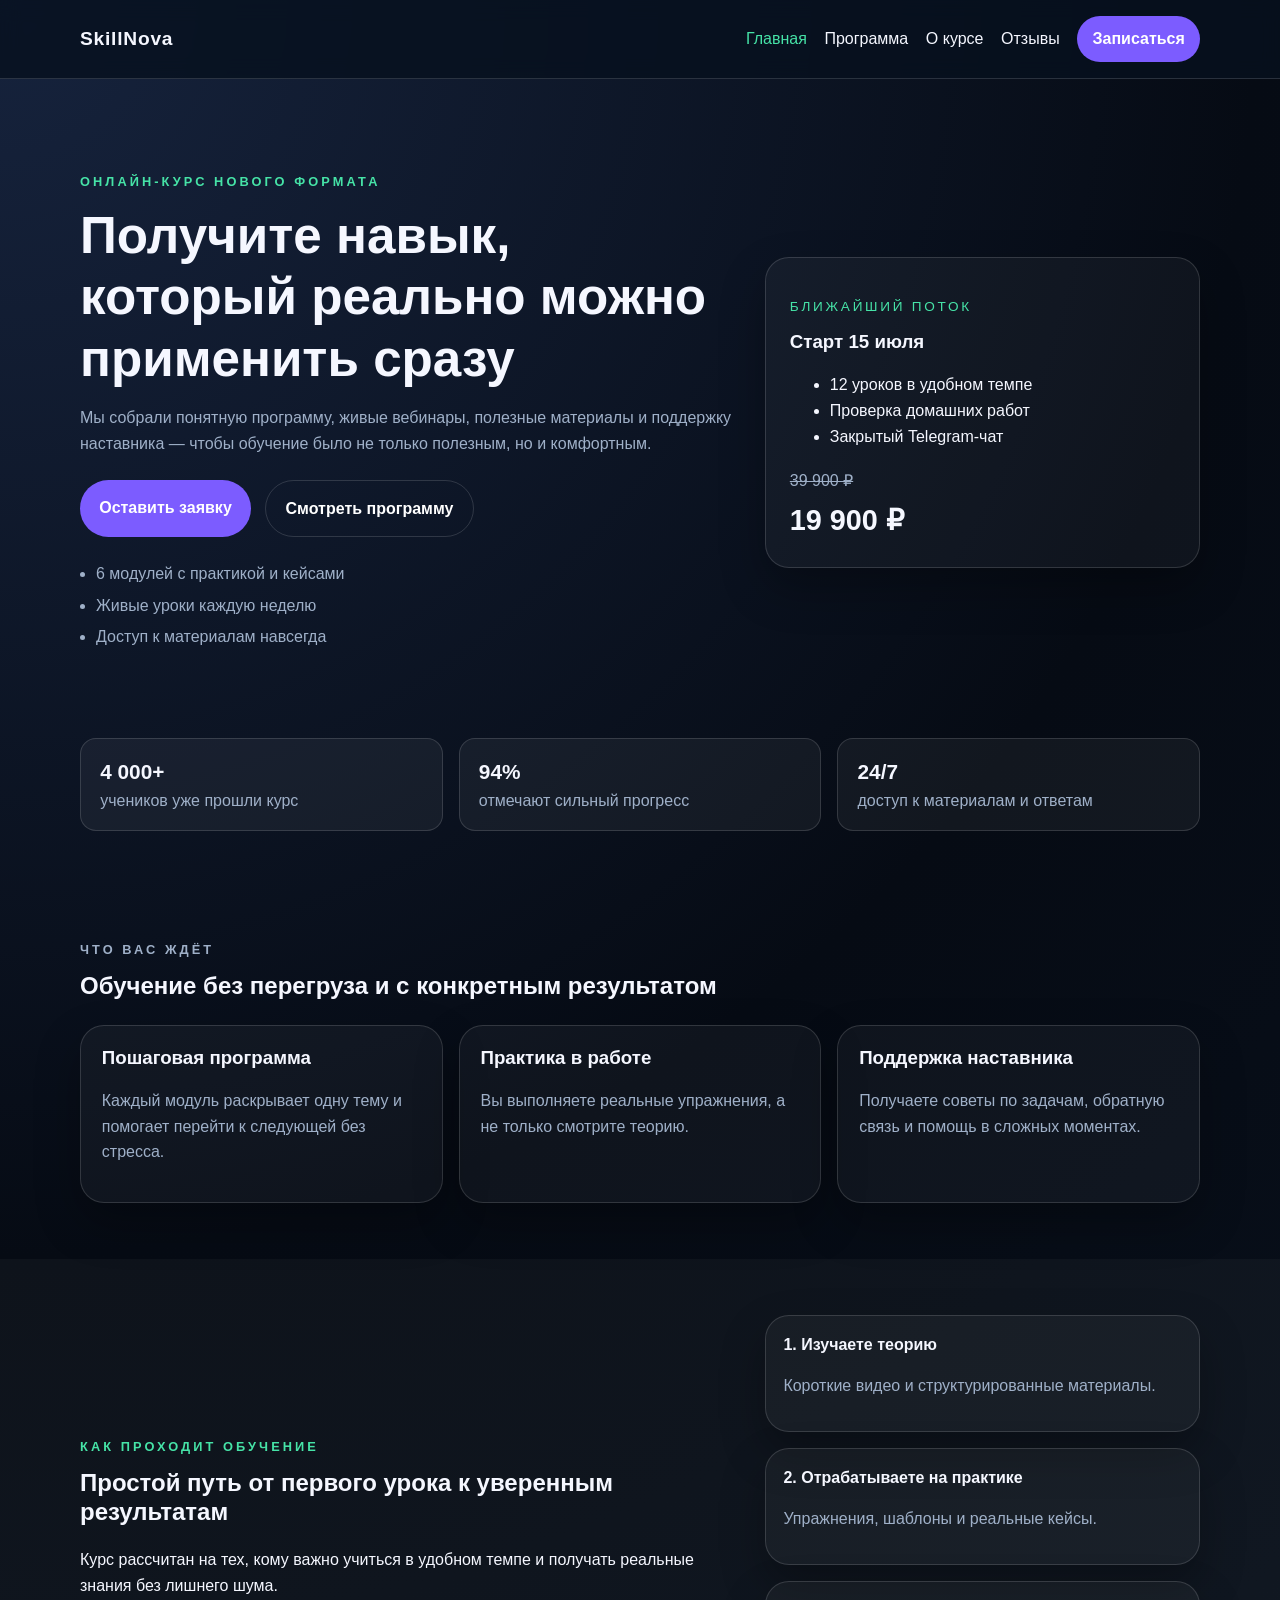
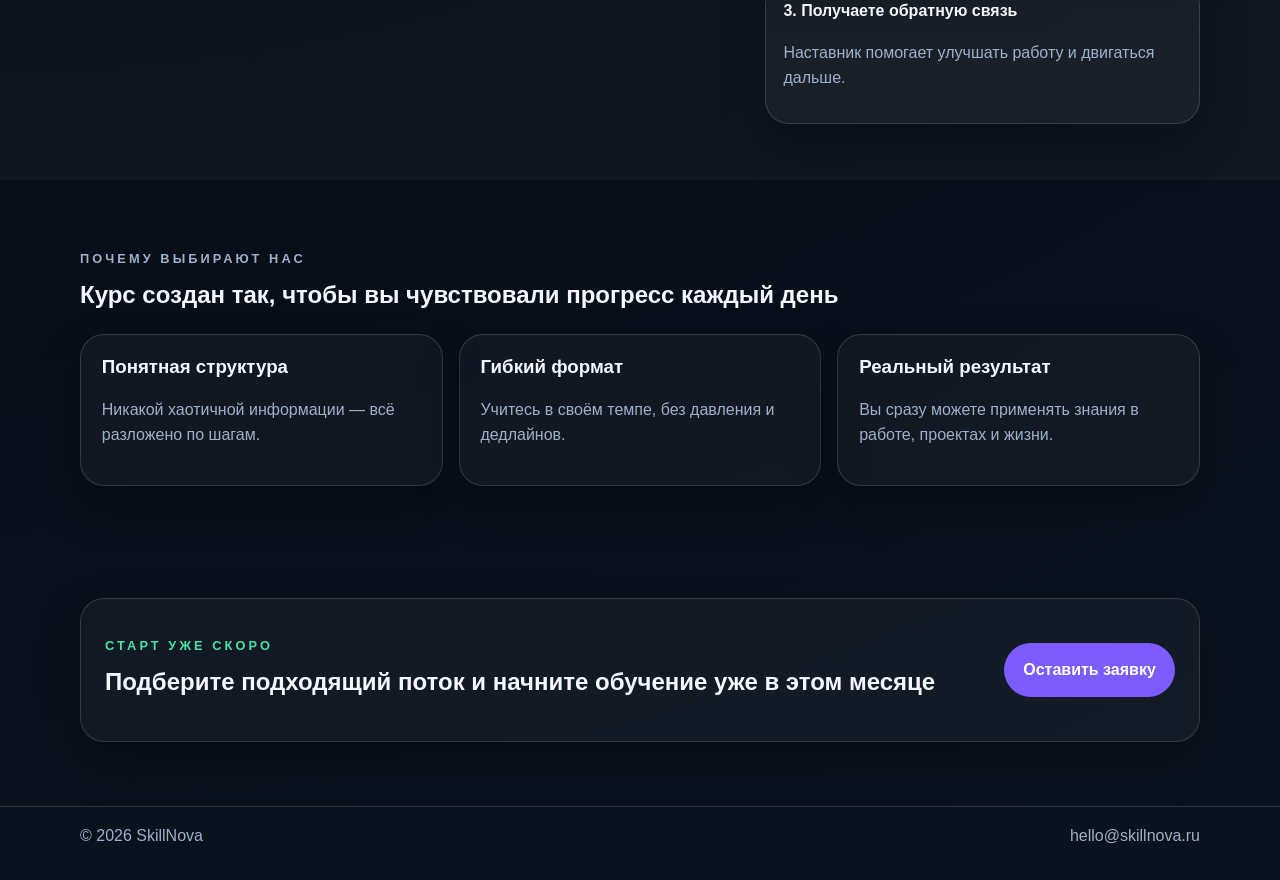
<file: index.html>
<!DOCTYPE html>
<html lang="ru">
  <head>
    <meta charset="UTF-8" />
    <meta name="viewport" content="width=device-width, initial-scale=1.0" />
    <title>SkillNova — онлайн-курс для роста</title>
    <meta
      name="description"
      content="Полноценный онлайн-курс с понятной структурой, практикой, поддержкой наставника и результатом уже в первые недели."
    />
    <link rel="stylesheet" href="styles.css" />
  </head>
  <body>
    <header class="header">
      <div class="container nav-bar">
        <a class="logo" href="index.html">SkillNova</a>
        <button class="menu-toggle" aria-label="Открыть меню">
          <span></span>
          <span></span>
          <span></span>
        </button>
        <nav class="nav-links">
          <a href="index.html" class="active">Главная</a>
          <a href="program.html">Программа</a>
          <a href="about.html">О курсе</a>
          <a href="reviews.html">Отзывы</a>
          <a href="enroll.html" class="btn btn-small">Записаться</a>
        </nav>
      </div>
    </header>

    <main>
      <section class="hero">
        <div class="container hero-grid">
          <div class="hero-content">
            <p class="eyebrow">Онлайн-курс нового формата</p>
            <h1>Получите навык, который реально можно применить сразу</h1>
            <p class="hero-text">
              Мы собрали понятную программу, живые вебинары, полезные материалы и
              поддержку наставника — чтобы обучение было не только полезным, но и
              комфортным.
            </p>
            <div class="hero-actions">
              <a href="enroll.html" class="btn">Оставить заявку</a>
              <a href="program.html" class="btn btn-secondary">Смотреть программу</a>
            </div>
            <ul class="hero-list">
              <li>6 модулей с практикой и кейсами</li>
              <li>Живые уроки каждую неделю</li>
              <li>Доступ к материалам навсегда</li>
            </ul>
          </div>
          <div class="hero-panel">
            <p class="panel-label">Ближайший поток</p>
            <h3>Старт 15 июля</h3>
            <ul>
              <li>12 уроков в удобном темпе</li>
              <li>Проверка домашних работ</li>
              <li>Закрытый Telegram-чат</li>
            </ul>
            <div class="price-block">
              <span class="old-price">39 900 ₽</span>
              <span class="new-price">19 900 ₽</span>
            </div>
          </div>
        </div>
      </section>

      <section class="stats">
        <div class="container stats-grid">
          <div>
            <strong>4 000+</strong>
            <span>учеников уже прошли курс</span>
          </div>
          <div>
            <strong>94%</strong>
            <span>отмечают сильный прогресс</span>
          </div>
          <div>
            <strong>24/7</strong>
            <span>доступ к материалам и ответам</span>
          </div>
        </div>
      </section>

      <section class="section">
        <div class="container">
          <div class="section-heading">
            <p class="eyebrow">Что вас ждёт</p>
            <h2>Обучение без перегруза и с конкретным результатом</h2>
          </div>
          <div class="cards-grid">
            <article class="info-card">
              <h3>Пошаговая программа</h3>
              <p>Каждый модуль раскрывает одну тему и помогает перейти к следующей без стресса.</p>
            </article>
            <article class="info-card">
              <h3>Практика в работе</h3>
              <p>Вы выполняете реальные упражнения, а не только смотрите теорию.</p>
            </article>
            <article class="info-card">
              <h3>Поддержка наставника</h3>
              <p>Получаете советы по задачам, обратную связь и помощь в сложных моментах.</p>
            </article>
          </div>
        </div>
      </section>

      <section class="section alt-section">
        <div class="container split-grid">
          <div>
            <p class="eyebrow">Как проходит обучение</p>
            <h2>Простой путь от первого урока к уверенным результатам</h2>
            <p>
              Курс рассчитан на тех, кому важно учиться в удобном темпе и получать
              реальные знания без лишнего шума.
            </p>
          </div>
          <div class="timeline">
            <div class="timeline-item">
              <strong>1. Изучаете теорию</strong>
              <p>Короткие видео и структурированные материалы.</p>
            </div>
            <div class="timeline-item">
              <strong>2. Отрабатываете на практике</strong>
              <p>Упражнения, шаблоны и реальные кейсы.</p>
            </div>
            <div class="timeline-item">
              <strong>3. Получаете обратную связь</strong>
              <p>Наставник помогает улучшать работу и двигаться дальше.</p>
            </div>
          </div>
        </div>
      </section>

      <section class="section">
        <div class="container">
          <div class="section-heading">
            <p class="eyebrow">Почему выбирают нас</p>
            <h2>Курс создан так, чтобы вы чувствовали прогресс каждый день</h2>
          </div>
          <div class="feature-grid">
            <article class="feature-card">
              <h3>Понятная структура</h3>
              <p>Никакой хаотичной информации — всё разложено по шагам.</p>
            </article>
            <article class="feature-card">
              <h3>Гибкий формат</h3>
              <p>Учитесь в своём темпе, без давления и дедлайнов.</p>
            </article>
            <article class="feature-card">
              <h3>Реальный результат</h3>
              <p>Вы сразу можете применять знания в работе, проектах и жизни.</p>
            </article>
          </div>
        </div>
      </section>

      <section class="section cta-section">
        <div class="container cta-box">
          <div>
            <p class="eyebrow">Старт уже скоро</p>
            <h2>Подберите подходящий поток и начните обучение уже в этом месяце</h2>
          </div>
          <a href="enroll.html" class="btn">Оставить заявку</a>
        </div>
      </section>
    </main>

    <footer class="footer">
      <div class="container footer-row">
        <span>© <span id="year"></span> SkillNova</span>
        <a href="mailto:hello@skillnova.ru">hello@skillnova.ru</a>
      </div>
    </footer>

    <script src="script.js"></script>
  </body>
</html>
</file>
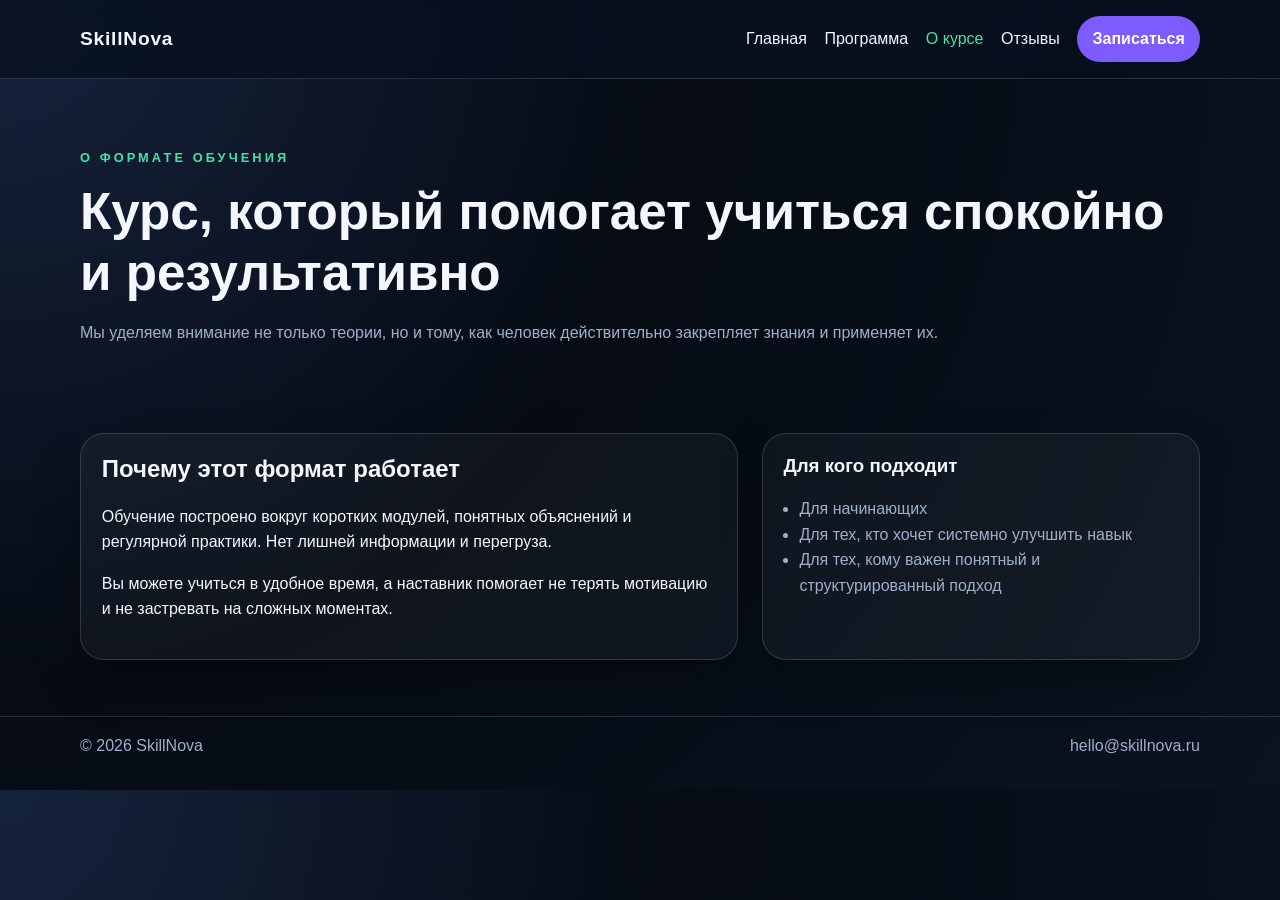
<file: about.html>
<!DOCTYPE html>
<html lang="ru">
  <head>
    <meta charset="UTF-8" />
    <meta name="viewport" content="width=device-width, initial-scale=1.0" />
    <title>О курсе — SkillNova</title>
    <link rel="stylesheet" href="styles.css" />
  </head>
  <body>
    <header class="header">
      <div class="container nav-bar">
        <a class="logo" href="index.html">SkillNova</a>
        <button class="menu-toggle" aria-label="Открыть меню">
          <span></span>
          <span></span>
          <span></span>
        </button>
        <nav class="nav-links">
          <a href="index.html">Главная</a>
          <a href="program.html">Программа</a>
          <a href="about.html" class="active">О курсе</a>
          <a href="reviews.html">Отзывы</a>
          <a href="enroll.html" class="btn btn-small">Записаться</a>
        </nav>
      </div>
    </header>

    <main>
      <section class="page-header">
        <div class="container">
          <p class="eyebrow">О формате обучения</p>
          <h1>Курс, который помогает учиться спокойно и результативно</h1>
          <p class="hero-text">Мы уделяем внимание не только теории, но и тому, как человек действительно закрепляет знания и применяет их.</p>
        </div>
      </section>

      <section class="section">
        <div class="container page-grid">
          <div class="page-card">
            <h2>Почему этот формат работает</h2>
            <p>Обучение построено вокруг коротких модулей, понятных объяснений и регулярной практики. Нет лишней информации и перегруза.</p>
            <p>Вы можете учиться в удобное время, а наставник помогает не терять мотивацию и не застревать на сложных моментах.</p>
          </div>
          <div class="list-card">
            <h3>Для кого подходит</h3>
            <ul>
              <li>Для начинающих</li>
              <li>Для тех, кто хочет системно улучшить навык</li>
              <li>Для тех, кому важен понятный и структурированный подход</li>
            </ul>
          </div>
        </div>
      </section>
    </main>

    <footer class="footer">
      <div class="container footer-row">
        <span>© <span id="year"></span> SkillNova</span>
        <a href="mailto:hello@skillnova.ru">hello@skillnova.ru</a>
      </div>
    </footer>

    <script src="script.js"></script>
  </body>
</html>
</file>
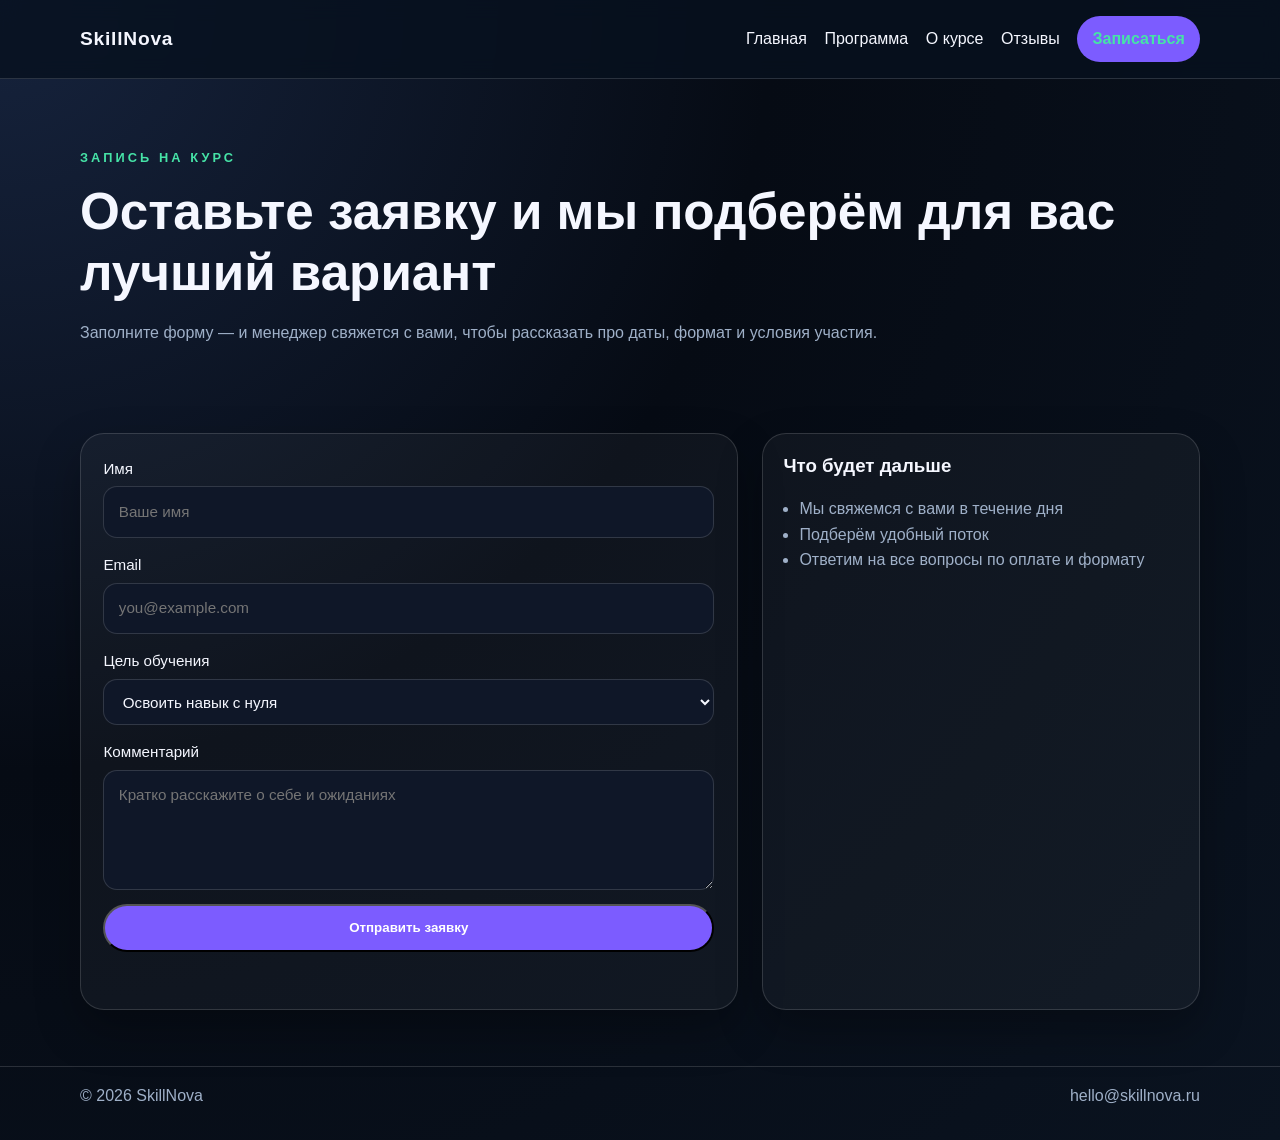
<file: enroll.html>
<!DOCTYPE html>
<html lang="ru">
  <head>
    <meta charset="UTF-8" />
    <meta name="viewport" content="width=device-width, initial-scale=1.0" />
    <title>Запись на курс — SkillNova</title>
    <link rel="stylesheet" href="styles.css" />
  </head>
  <body>
    <header class="header">
      <div class="container nav-bar">
        <a class="logo" href="index.html">SkillNova</a>
        <button class="menu-toggle" aria-label="Открыть меню">
          <span></span>
          <span></span>
          <span></span>
        </button>
        <nav class="nav-links">
          <a href="index.html">Главная</a>
          <a href="program.html">Программа</a>
          <a href="about.html">О курсе</a>
          <a href="reviews.html">Отзывы</a>
          <a href="enroll.html" class="active btn btn-small">Записаться</a>
        </nav>
      </div>
    </header>

    <main>
      <section class="page-header">
        <div class="container">
          <p class="eyebrow">Запись на курс</p>
          <h1>Оставьте заявку и мы подберём для вас лучший вариант</h1>
          <p class="hero-text">Заполните форму — и менеджер свяжется с вами, чтобы рассказать про даты, формат и условия участия.</p>
        </div>
      </section>

      <section class="section">
        <div class="container page-grid">
          <div class="form-card">
            <form class="application-form">
              <label>
                Имя
                <input type="text" name="name" placeholder="Ваше имя" required />
              </label>
              <label>
                Email
                <input type="email" name="email" placeholder="you@example.com" required />
              </label>
              <label>
                Цель обучения
                <select name="goal">
                  <option>Освоить навык с нуля</option>
                  <option>Улучшить текущие знания</option>
                  <option>Применить навык в работе</option>
                </select>
              </label>
              <label>
                Комментарий
                <textarea name="comment" placeholder="Кратко расскажите о себе и ожиданиях"></textarea>
              </label>
              <button class="btn" type="submit">Отправить заявку</button>
              <div class="form-message"></div>
            </form>
          </div>
          <div class="list-card">
            <h3>Что будет дальше</h3>
            <ul>
              <li>Мы свяжемся с вами в течение дня</li>
              <li>Подберём удобный поток</li>
              <li>Ответим на все вопросы по оплате и формату</li>
            </ul>
          </div>
        </div>
      </section>
    </main>

    <footer class="footer">
      <div class="container footer-row">
        <span>© <span id="year"></span> SkillNova</span>
        <a href="mailto:hello@skillnova.ru">hello@skillnova.ru</a>
      </div>
    </footer>

    <script src="script.js"></script>
  </body>
</html>
</file>
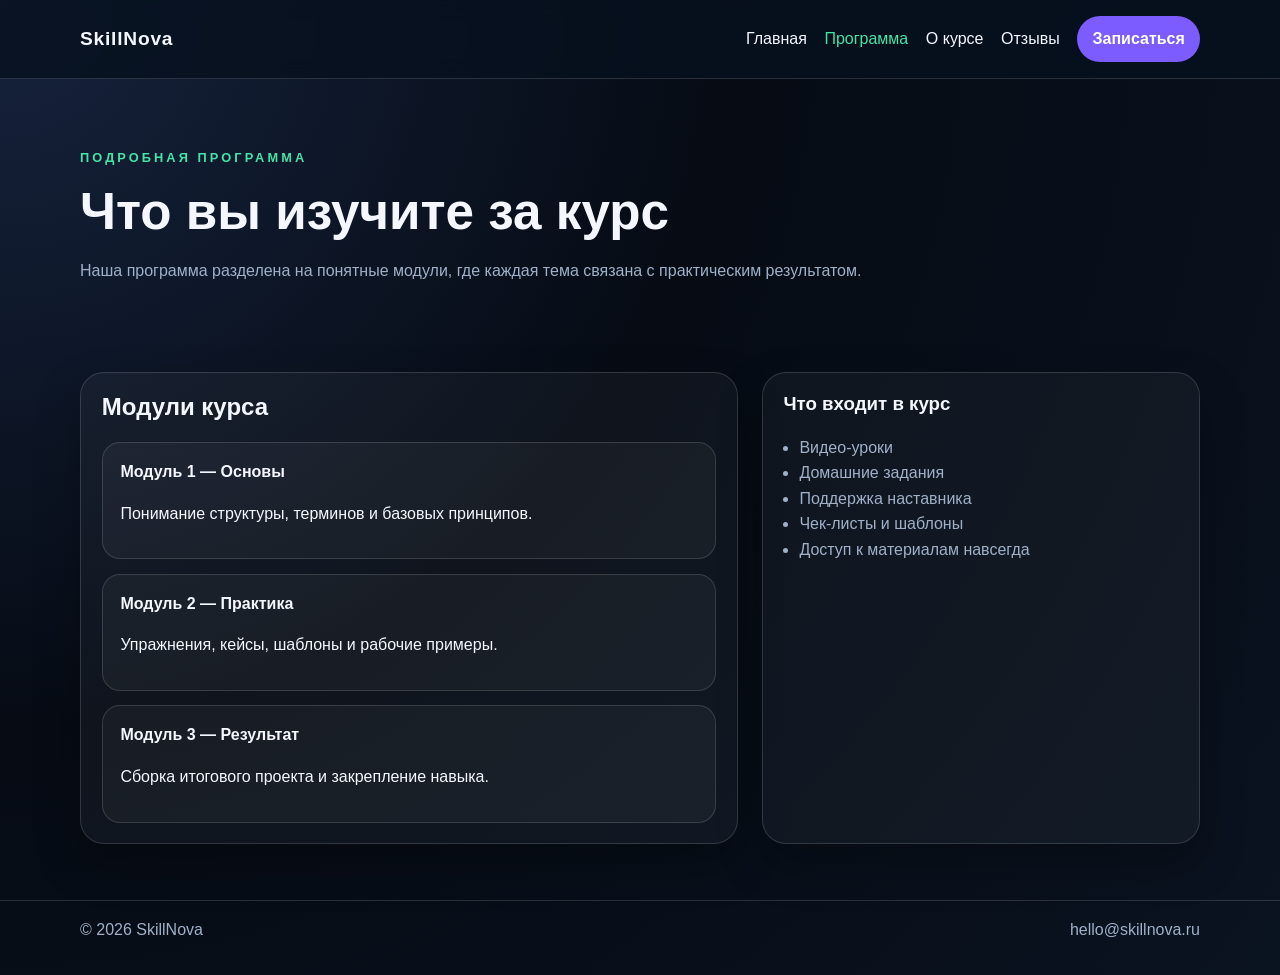
<file: program.html>
<!DOCTYPE html>
<html lang="ru">
  <head>
    <meta charset="UTF-8" />
    <meta name="viewport" content="width=device-width, initial-scale=1.0" />
    <title>Программа курса — SkillNova</title>
    <link rel="stylesheet" href="styles.css" />
  </head>
  <body>
    <header class="header">
      <div class="container nav-bar">
        <a class="logo" href="index.html">SkillNova</a>
        <button class="menu-toggle" aria-label="Открыть меню">
          <span></span>
          <span></span>
          <span></span>
        </button>
        <nav class="nav-links">
          <a href="index.html">Главная</a>
          <a href="program.html" class="active">Программа</a>
          <a href="about.html">О курсе</a>
          <a href="reviews.html">Отзывы</a>
          <a href="enroll.html" class="btn btn-small">Записаться</a>
        </nav>
      </div>
    </header>

    <main>
      <section class="page-header">
        <div class="container">
          <p class="eyebrow">Подробная программа</p>
          <h1>Что вы изучите за курс</h1>
          <p class="hero-text">Наша программа разделена на понятные модули, где каждая тема связана с практическим результатом.</p>
        </div>
      </section>

      <section class="section">
        <div class="container page-grid">
          <div class="page-card">
            <h2>Модули курса</h2>
            <div class="faq-list">
              <div class="faq-item">
                <strong>Модуль 1 — Основы</strong>
                <p>Понимание структуры, терминов и базовых принципов.</p>
              </div>
              <div class="faq-item">
                <strong>Модуль 2 — Практика</strong>
                <p>Упражнения, кейсы, шаблоны и рабочие примеры.</p>
              </div>
              <div class="faq-item">
                <strong>Модуль 3 — Результат</strong>
                <p>Сборка итогового проекта и закрепление навыка.</p>
              </div>
            </div>
          </div>
          <div class="list-card">
            <h3>Что входит в курс</h3>
            <ul>
              <li>Видео-уроки</li>
              <li>Домашние задания</li>
              <li>Поддержка наставника</li>
              <li>Чек-листы и шаблоны</li>
              <li>Доступ к материалам навсегда</li>
            </ul>
          </div>
        </div>
      </section>
    </main>

    <footer class="footer">
      <div class="container footer-row">
        <span>© <span id="year"></span> SkillNova</span>
        <a href="mailto:hello@skillnova.ru">hello@skillnova.ru</a>
      </div>
    </footer>

    <script src="script.js"></script>
  </body>
</html>
</file>
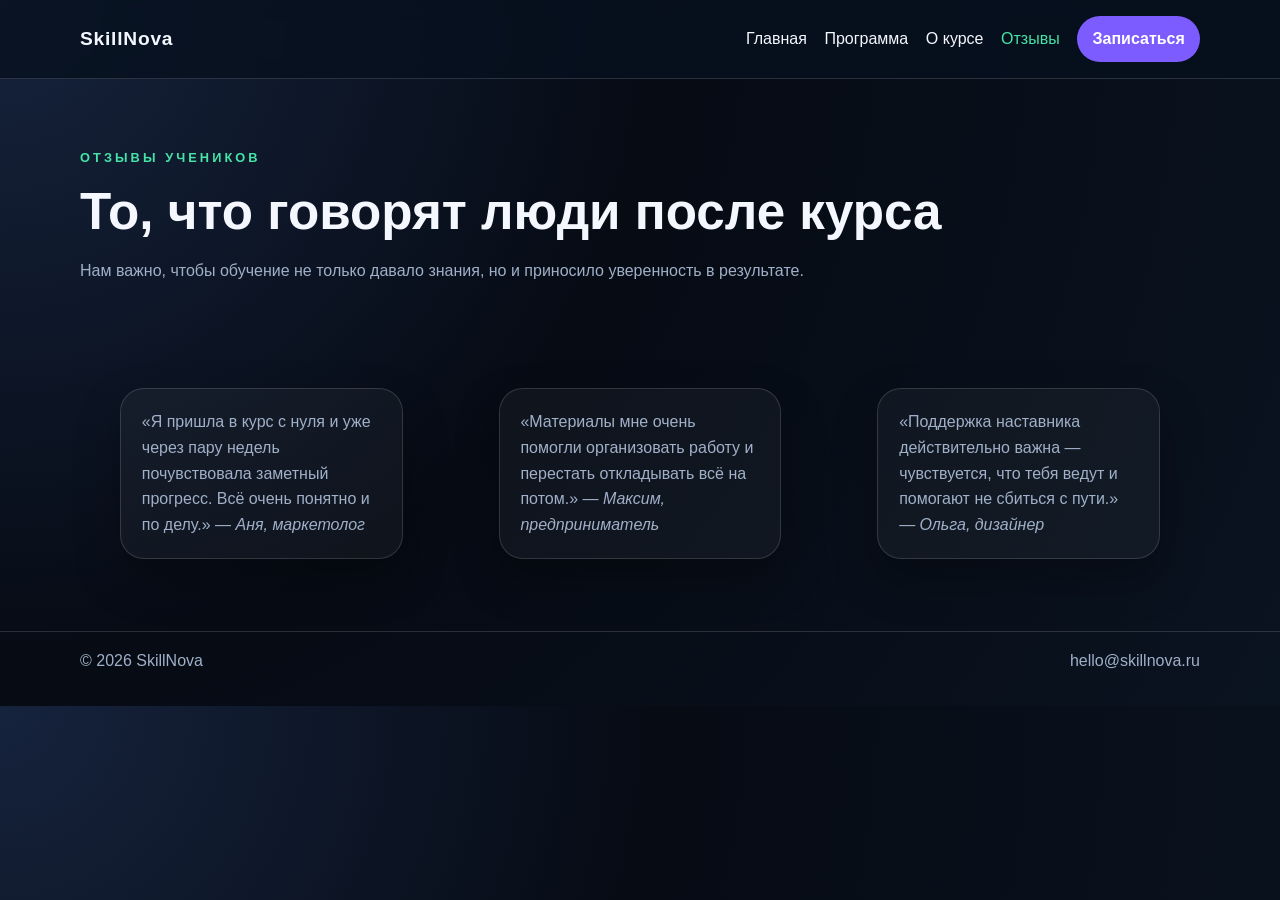
<file: reviews.html>
<!DOCTYPE html>
<html lang="ru">
  <head>
    <meta charset="UTF-8" />
    <meta name="viewport" content="width=device-width, initial-scale=1.0" />
    <title>Отзывы — SkillNova</title>
    <link rel="stylesheet" href="styles.css" />
  </head>
  <body>
    <header class="header">
      <div class="container nav-bar">
        <a class="logo" href="index.html">SkillNova</a>
        <button class="menu-toggle" aria-label="Открыть меню">
          <span></span>
          <span></span>
          <span></span>
        </button>
        <nav class="nav-links">
          <a href="index.html">Главная</a>
          <a href="program.html">Программа</a>
          <a href="about.html">О курсе</a>
          <a href="reviews.html" class="active">Отзывы</a>
          <a href="enroll.html" class="btn btn-small">Записаться</a>
        </nav>
      </div>
    </header>

    <main>
      <section class="page-header">
        <div class="container">
          <p class="eyebrow">Отзывы учеников</p>
          <h1>То, что говорят люди после курса</h1>
          <p class="hero-text">Нам важно, чтобы обучение не только давало знания, но и приносило уверенность в результате.</p>
        </div>
      </section>

      <section class="section">
        <div class="container reviews-grid">
          <blockquote class="review-card">
            «Я пришла в курс с нуля и уже через пару недель почувствовала заметный прогресс. Всё очень понятно и по делу.»
            <cite>— Аня, маркетолог</cite>
          </blockquote>
          <blockquote class="review-card">
            «Материалы мне очень помогли организовать работу и перестать откладывать всё на потом.»
            <cite>— Максим, предприниматель</cite>
          </blockquote>
          <blockquote class="review-card">
            «Поддержка наставника действительно важна — чувствуется, что тебя ведут и помогают не сбиться с пути.»
            <cite>— Ольга, дизайнер</cite>
          </blockquote>
        </div>
      </section>
    </main>

    <footer class="footer">
      <div class="container footer-row">
        <span>© <span id="year"></span> SkillNova</span>
        <a href="mailto:hello@skillnova.ru">hello@skillnova.ru</a>
      </div>
    </footer>

    <script src="script.js"></script>
  </body>
</html>
</file>
<file: styles.css>
:root {
  --bg: #060b14;
  --surface: #111b2d;
  --surface-soft: #19253a;
  --text: #f5f7ff;
  --muted: #9fb0c8;
  --accent: #7c5cff;
  --accent-2: #46e3a7;
  --border: rgba(255, 255, 255, 0.14);
  --shadow: 0 20px 45px rgba(0, 0, 0, 0.28);
}

* {
  box-sizing: border-box;
}

html {
  scroll-behavior: smooth;
}

body {
  margin: 0;
  font-family: Inter, "Segoe UI", Roboto, Arial, sans-serif;
  background: radial-gradient(circle at top left, #16233d 0%, var(--bg) 45%, #0a1320 100%);
  color: var(--text);
  line-height: 1.6;
}

img {
  max-width: 100%;
}

a {
  color: inherit;
  text-decoration: none;
}

.container {
  width: min(1120px, calc(100% - 2rem));
  margin: 0 auto;
}

.header {
  position: sticky;
  top: 0;
  z-index: 20;
  backdrop-filter: blur(10px);
  background: rgba(7, 17, 31, 0.8);
  border-bottom: 1px solid var(--border);
}

.nav-bar {
  display: flex;
  align-items: center;
  justify-content: space-between;
  padding: 1rem 0;
}

.logo {
  font-size: 1.2rem;
  font-weight: 700;
  letter-spacing: 0.04em;
}

.nav-links {
  display: flex;
  align-items: center;
  gap: 1.1rem;
}

.nav-links a.active {
  color: var(--accent-2);
}

.menu-toggle {
  display: none;
  background: transparent;
  border: 0;
  cursor: pointer;
}

.menu-toggle span {
  display: block;
  width: 24px;
  height: 2px;
  background: var(--text);
  margin: 5px 0;
}

.hero {
  padding: 5rem 0 3.5rem;
}

.hero-grid,
.split-grid {
  display: grid;
  grid-template-columns: 1.2fr 0.8fr;
  gap: 2rem;
  align-items: center;
}

.eyebrow {
  text-transform: uppercase;
  letter-spacing: 0.24em;
  color: var(--accent-2);
  font-size: 0.8rem;
  font-weight: 700;
  margin-bottom: 0.75rem;
}

h1,
h2,
h3 {
  line-height: 1.2;
  margin-top: 0;
}

h1 {
  font-size: clamp(2rem, 4vw, 3.4rem);
  margin-bottom: 1rem;
}

.hero-text,
.section-heading p,
.footer a,
.muted,
.timeline-item p,
.review-card,
.feature-card p,
.info-card p,
.list-card p {
  color: var(--muted);
}

.hero-actions {
  display: flex;
  flex-wrap: wrap;
  gap: 0.9rem;
  margin: 1.5rem 0;
}

.btn {
  display: inline-block;
  padding: 0.9rem 1.2rem;
  border-radius: 999px;
  background: var(--accent);
  color: white;
  font-weight: 600;
  transition: transform 0.2s ease, background 0.2s ease;
}

.btn:hover {
  transform: translateY(-2px);
  background: #4c6df5;
}

.btn-secondary {
  background: transparent;
  border: 1px solid var(--border);
}

.btn-small {
  padding: 0.65rem 0.95rem;
}

.hero-list {
  display: grid;
  gap: 0.4rem;
  padding-left: 1rem;
  color: var(--muted);
}

.hero-panel,
.info-card,
.review-card,
.cta-box,
.feature-card,
.list-card,
.form-card,
.timeline-item,
.page-card {
  background: rgba(255, 255, 255, 0.04);
  border: 1px solid var(--border);
  border-radius: 24px;
  box-shadow: var(--shadow);
}

.hero-panel {
  padding: 1.5rem;
}

.panel-label {
  font-size: 0.85rem;
  text-transform: uppercase;
  letter-spacing: 0.2em;
  color: var(--accent-2);
}

.price-block {
  margin-top: 1.2rem;
  display: flex;
  flex-direction: column;
  gap: 0.2rem;
}

.old-price {
  color: var(--muted);
  text-decoration: line-through;
}

.new-price {
  font-size: 1.8rem;
  font-weight: 700;
}

.stats {
  padding: 1rem 0 2.5rem;
}

.stats-grid {
  display: grid;
  grid-template-columns: repeat(3, 1fr);
  gap: 1rem;
}

.stats-grid > div {
  background: rgba(255, 255, 255, 0.05);
  padding: 1rem 1.2rem;
  border-radius: 16px;
  border: 1px solid var(--border);
}

.stats-grid strong {
  display: block;
  font-size: 1.3rem;
}

.stats-grid span {
  color: var(--muted);
}

.section {
  padding: 3.5rem 0;
}

.alt-section {
  background: rgba(255, 255, 255, 0.03);
}

.section-heading {
  margin-bottom: 1.5rem;
}

.cards-grid,
.feature-grid,
.reviews-grid {
  display: grid;
  grid-template-columns: repeat(3, 1fr);
  gap: 1rem;
}

.info-card,
.review-card,
.feature-card,
.list-card,
.page-card {
  padding: 1.3rem;
}

.timeline {
  display: grid;
  gap: 1rem;
}

.timeline-item {
  padding: 1rem 1.1rem;
}

.cta-section {
  padding-bottom: 4rem;
}

.cta-box {
  padding: 1.5rem;
  display: flex;
  justify-content: space-between;
  align-items: center;
  gap: 1rem;
}

.page-header {
  padding-top: 3.5rem;
  padding-bottom: 1rem;
}

.page-grid {
  display: grid;
  grid-template-columns: 1.2fr 0.8fr;
  gap: 1.5rem;
}

.list-card ul {
  padding-left: 1rem;
  color: var(--muted);
}

.form-card {
  padding: 1.4rem;
}

.application-form {
  display: grid;
  gap: 0.9rem;
}

.application-form label {
  display: grid;
  gap: 0.35rem;
  font-size: 0.95rem;
}

.application-form input,
.application-form select,
.application-form textarea {
  border: 1px solid var(--border);
  background: #0f1728;
  color: var(--text);
  border-radius: 14px;
  padding: 0.8rem 0.9rem;
  font: inherit;
}

.application-form select option {
  color: var(--text);
  background: #0f1728;
}

.application-form textarea {
  min-height: 120px;
  resize: vertical;
}

.form-message {
  color: var(--accent-2);
  min-height: 1.25rem;
}

.faq-list {
  display: grid;
  gap: 0.9rem;
}

.faq-item {
  padding: 1rem 1.1rem;
  border: 1px solid var(--border);
  border-radius: 18px;
  background: rgba(255, 255, 255, 0.04);
}

.footer {
  border-top: 1px solid var(--border);
  padding: 1rem 0 2rem;
}

.footer-row {
  display: flex;
  justify-content: space-between;
  color: var(--muted);
}

@media (max-width: 900px) {
  .hero-grid,
  .split-grid,
  .page-grid,
  .cards-grid,
  .feature-grid,
  .reviews-grid,
  .stats-grid {
    grid-template-columns: 1fr;
  }

  .cta-box,
  .footer-row {
    flex-direction: column;
    align-items: flex-start;
  }
}

@media (max-width: 640px) {
  .menu-toggle {
    display: block;
  }

  .nav-links {
    display: none;
    position: absolute;
    top: 62px;
    right: 1rem;
    flex-direction: column;
    padding: 1rem;
    border: 1px solid var(--border);
    border-radius: 16px;
    background: rgba(7, 17, 31, 0.98);
  }

  .nav-links.open {
    display: flex;
  }

  .hero {
    padding-top: 3rem;
  }
}
</file>
